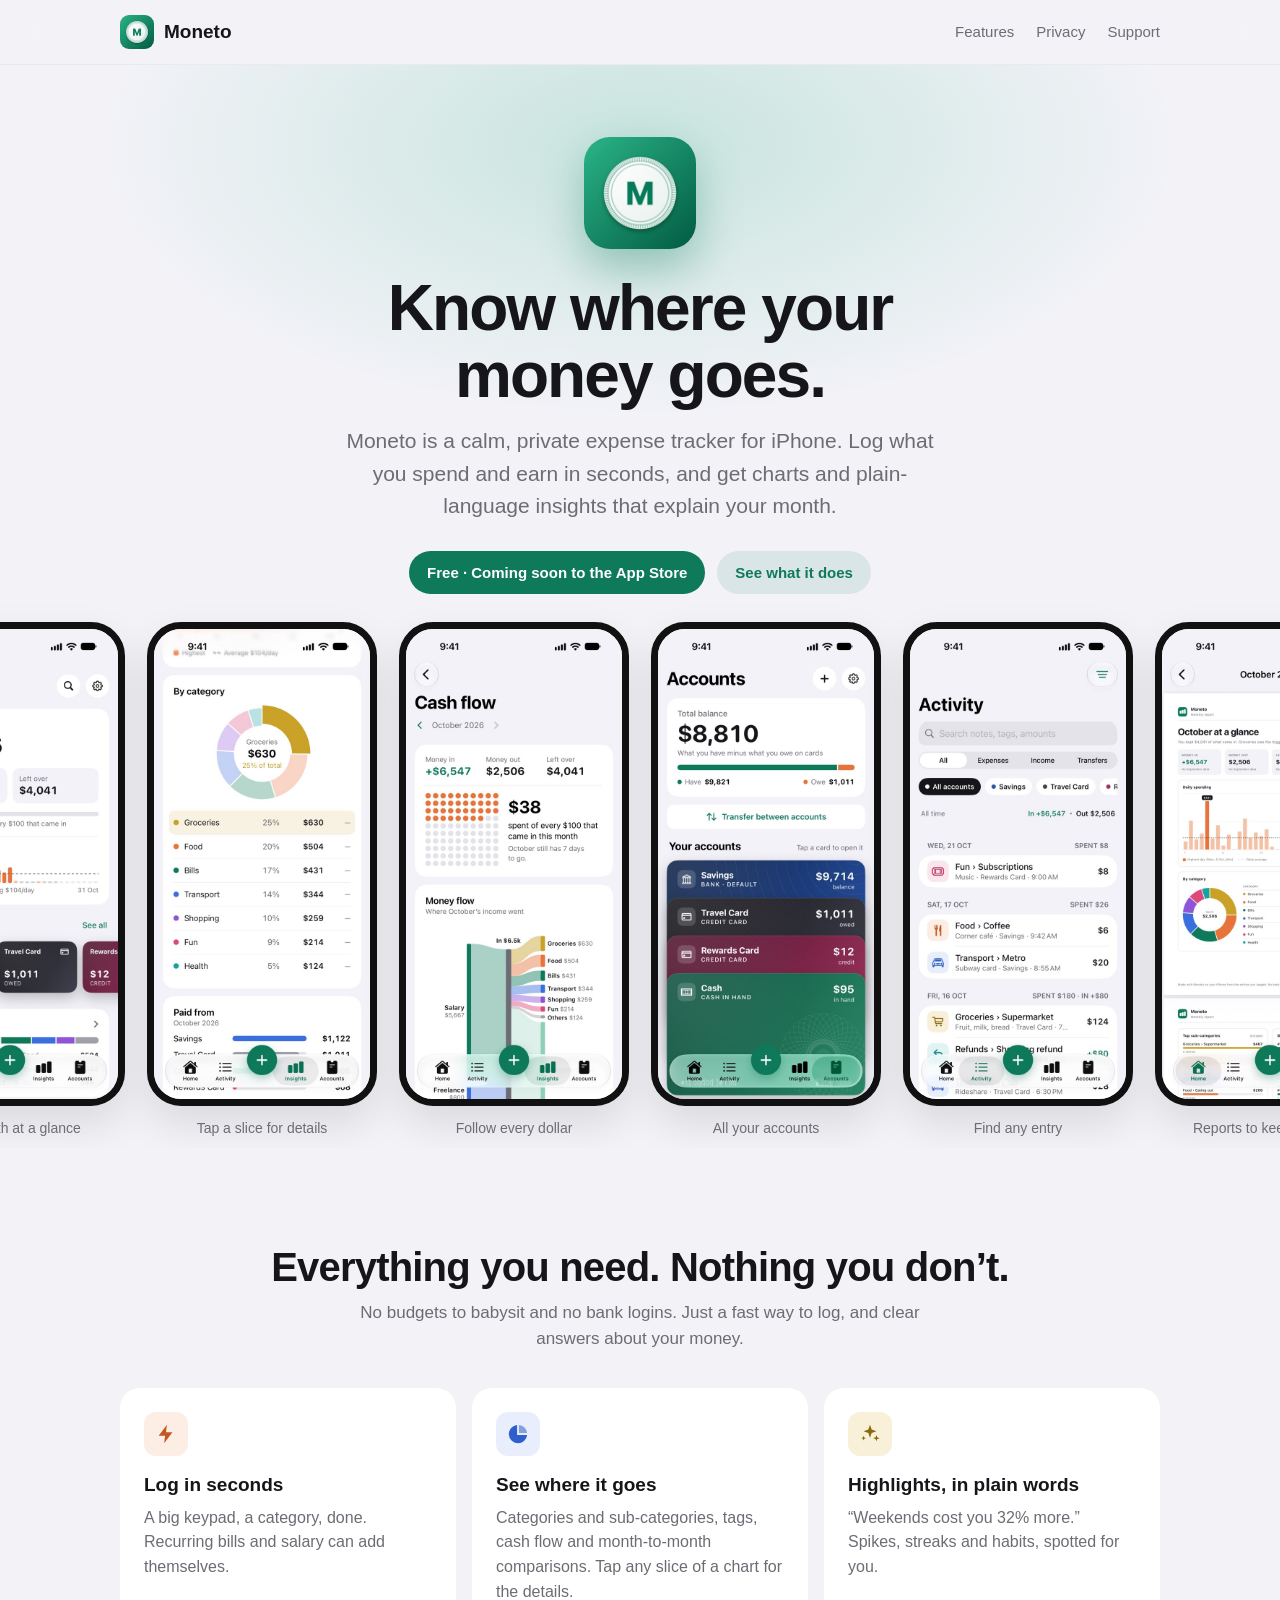
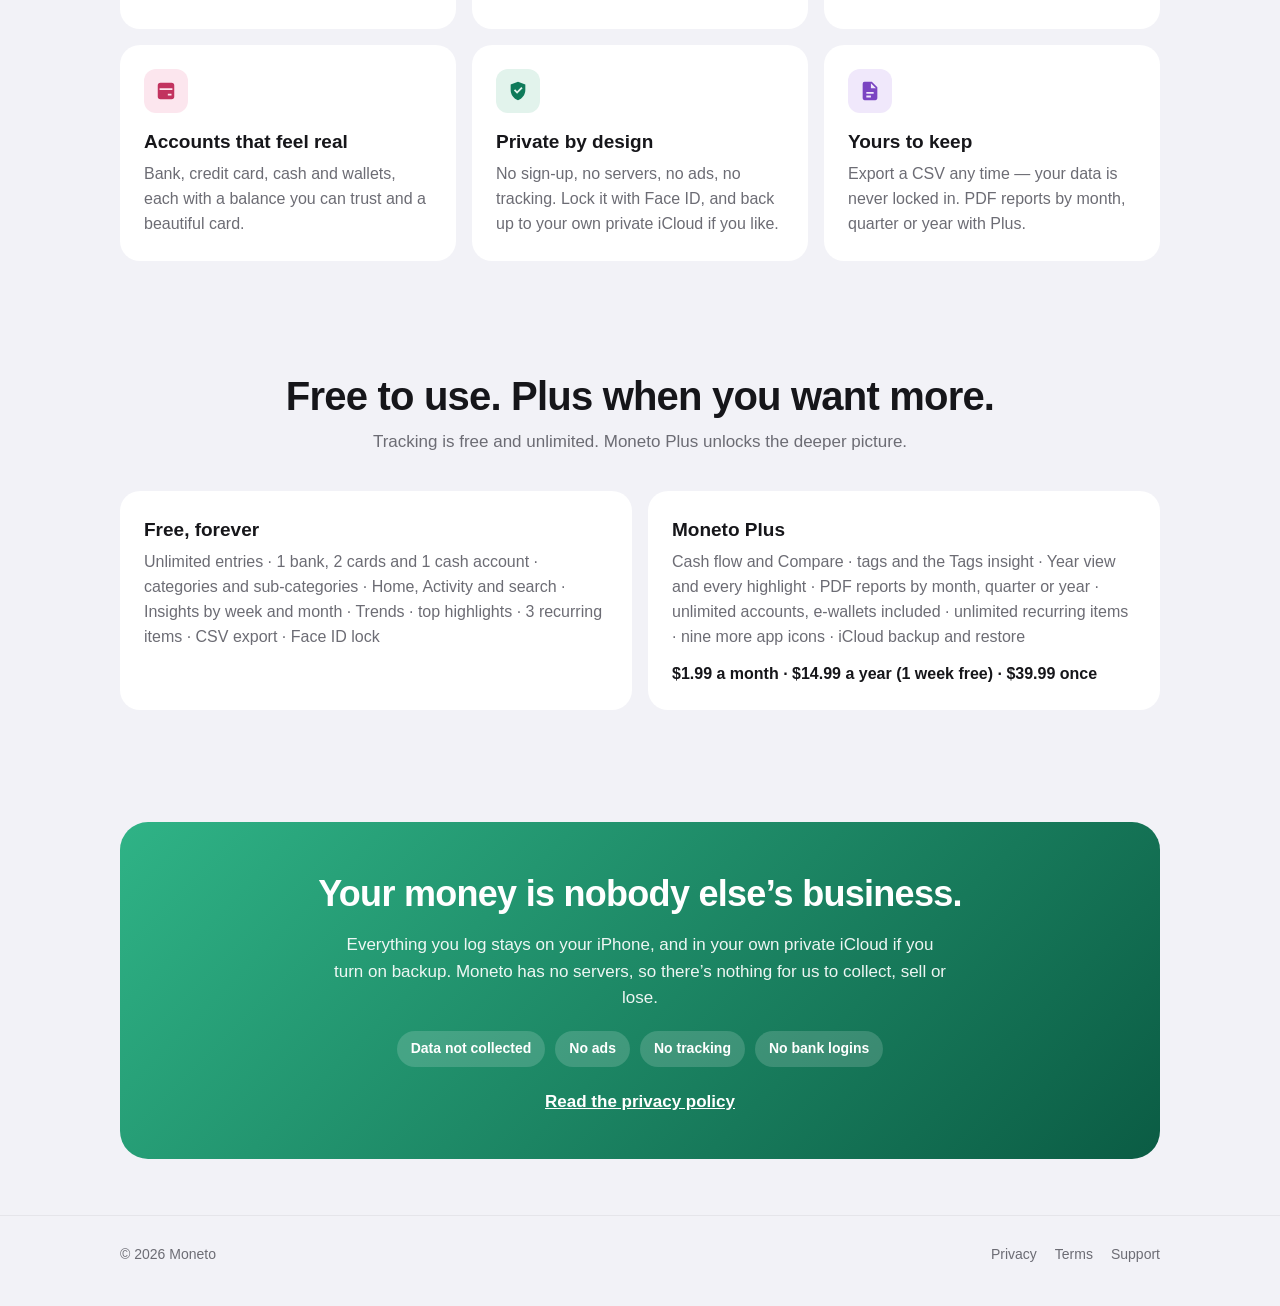
<file: index.html>
<!doctype html>
<html lang="en">
<head>
  <meta charset="utf-8">
  <meta name="viewport" content="width=device-width, initial-scale=1">
  <title>Moneto — Know where your money goes</title>
  <meta name="description" content="Moneto is a private, offline expense tracker for iPhone. Log spending in seconds and see where your money goes, with no bank logins, no ads and no tracking.">
  <meta name="theme-color" content="#0F7A5A">
  <link rel="icon" type="image/png" href="assets/favicon-64.png">
  <link rel="apple-touch-icon" href="assets/apple-touch-icon.png">
  <link rel="stylesheet" href="assets/styles.css">
  <meta property="og:title" content="Moneto — Know where your money goes">
  <meta property="og:description" content="A private, offline expense tracker for iPhone. No bank logins, no ads, no tracking.">
  <meta property="og:type" content="website">
  <meta property="og:image" content="assets/icon-512.png">
</head>
<body>
  <a class="skip" href="#main">Skip to content</a>
  <header class="site-header">
    <div class="wrap">
      <a class="brand" href="./"><img src="assets/icon-512.png" alt="" width="34" height="34"><span>Moneto</span></a>
      <nav class="nav" aria-label="Main">
        <a href="#features">Features</a>
        <a href="privacy.html">Privacy</a>
        <a href="support.html">Support</a>
      </nav>
    </div>
  </header>

  <main id="main">
    <div class="hero">
      <div class="wrap">
        <img class="icon" src="assets/icon-512.png" alt="Moneto app icon" width="112" height="112">
        <h1>Know where your<br>money goes.</h1>
        <p class="lede">Moneto is a calm, private expense tracker for iPhone. Log what you spend and earn in seconds, and get charts and plain-language insights that explain your month.</p>
        <div class="actions">
          <span class="pill">Free · Coming soon to the App Store</span>
          <a class="pill soft" href="#features">See what it does</a>
        </div>
      </div>
      <div class="screens" role="list" aria-label="App screenshots">
        <figure role="listitem"><img src="assets/screens/home.jpg" alt="Home screen: $2,506 spent this month, money in and left over, a daily spending chart and account cards" width="598" height="1300" loading="lazy"><figcaption>This month at a glance</figcaption></figure>
        <figure role="listitem"><img src="assets/screens/insights.jpg" alt="Insights: a spending-by-category donut with Groceries tapped, showing its amount and share" width="598" height="1300" loading="lazy"><figcaption>Tap a slice for details</figcaption></figure>
        <figure role="listitem"><img src="assets/screens/cashflow.jpg" alt="Cash flow: money in, money out and left over, with a chart following income into each category" width="598" height="1300" loading="lazy"><figcaption>Follow every dollar</figcaption></figure>
        <figure role="listitem"><img src="assets/screens/accounts.jpg" alt="Accounts: total balance with a savings account, two credit cards and cash as stacked cards" width="598" height="1300" loading="lazy"><figcaption>All your accounts</figcaption></figure>
        <figure role="listitem"><img src="assets/screens/activity.jpg" alt="Activity: search, filters and entries grouped by day" width="598" height="1300" loading="lazy"><figcaption>Find any entry</figcaption></figure>
        <figure role="listitem"><img src="assets/screens/report.jpg" alt="A PDF report page with the month at a glance, daily spending and categories" width="598" height="1300" loading="lazy"><figcaption>Reports to keep or share</figcaption></figure>
      </div>
    </div>

    <section id="features">
      <div class="wrap">
        <div class="section-title">
          <h2>Everything you need. Nothing you don’t.</h2>
          <p>No budgets to babysit and no bank logins. Just a fast way to log, and clear answers about your money.</p>
        </div>
        <div class="grid">
          <article class="card feature">
            <div class="tile t-orange" aria-hidden="true"><svg viewBox="0 0 24 24" fill="currentColor"><path d="M13 2 4 14h7l-1 8 9-12h-7l1-8z"/></svg></div>
            <h3>Log in seconds</h3>
            <p>A big keypad, a category, done. Recurring bills and salary can add themselves.</p>
          </article>
          <article class="card feature">
            <div class="tile t-blue" aria-hidden="true"><svg viewBox="0 0 24 24" fill="currentColor"><path d="M11 2.05A10 10 0 1 0 21.95 13H11V2.05z"/><path d="M13 2.05V11h8.95A10 10 0 0 0 13 2.05z" opacity=".55"/></svg></div>
            <h3>See where it goes</h3>
            <p>Categories and sub-categories, tags, cash flow and month-to-month comparisons. Tap any slice of a chart for the details.</p>
          </article>
          <article class="card feature">
            <div class="tile t-mustard" aria-hidden="true"><svg viewBox="0 0 24 24" fill="currentColor"><path d="M12 2l1.8 5.2L19 9l-5.2 1.8L12 16l-1.8-5.2L5 9l5.2-1.8L12 2zm7 11l.9 2.6 2.6.9-2.6.9L19 20l-.9-2.6-2.6-.9 2.6-.9L19 13zM5 14l.7 1.8 1.8.7-1.8.7L5 19l-.7-1.8-1.8-.7 1.8-.7L5 14z"/></svg></div>
            <h3>Highlights, in plain words</h3>
            <p>“Weekends cost you 32% more.” Spikes, streaks and habits, spotted for you.</p>
          </article>
          <article class="card feature">
            <div class="tile t-pink" aria-hidden="true"><svg viewBox="0 0 24 24" fill="currentColor"><path d="M3 6a3 3 0 0 1 3-3h12a3 3 0 0 1 3 3v12a3 3 0 0 1-3 3H6a3 3 0 0 1-3-3V6zm2 3v2h14V9H5zm9 6v2h4v-2h-4z"/></svg></div>
            <h3>Accounts that feel real</h3>
            <p>Bank, credit card, cash and wallets, each with a balance you can trust and a beautiful card.</p>
          </article>
          <article class="card feature">
            <div class="tile t-green" aria-hidden="true"><svg viewBox="0 0 24 24" fill="currentColor"><path d="M12 2 4 5v6c0 5 3.4 9.7 8 11 4.6-1.3 8-6 8-11V5l-8-3zm-1 13-3.5-3.5 1.4-1.4L11 12.2l4.6-4.6L17 9l-6 6z"/></svg></div>
            <h3>Private by design</h3>
            <p>No sign-up, no servers, no ads, no tracking. Lock it with Face ID, and back up to your own private iCloud if you like.</p>
          </article>
          <article class="card feature">
            <div class="tile t-purple" aria-hidden="true"><svg viewBox="0 0 24 24" fill="currentColor"><path d="M6 2h8l6 6v12a2 2 0 0 1-2 2H6a2 2 0 0 1-2-2V4a2 2 0 0 1 2-2zm7 1.5V9h5.5L13 3.5zM8 13v2h8v-2H8zm0 4v2h5v-2H8z"/></svg></div>
            <h3>Yours to keep</h3>
            <p>Export a CSV any time — your data is never locked in. PDF reports by month, quarter or year with Plus.</p>
          </article>
        </div>
      </div>
    </section>

    <section id="plus">
      <div class="wrap">
        <div class="section-title">
          <h2>Free to use. Plus when you want more.</h2>
          <p>Tracking is free and unlimited. Moneto Plus unlocks the deeper picture.</p>
        </div>
        <div class="grid">
          <article class="card feature">
            <h3>Free, forever</h3>
            <p>Unlimited entries · 1 bank, 2 cards and 1 cash account · categories and sub-categories · Home, Activity and search · Insights by week and month · Trends · top highlights · 3 recurring items · CSV export · Face ID lock</p>
          </article>
          <article class="card feature">
            <h3>Moneto Plus</h3>
            <p>Cash flow and Compare · tags and the Tags insight · Year view and every highlight · PDF reports by month, quarter or year · unlimited accounts, e-wallets included · unlimited recurring items · nine more app icons · iCloud backup and restore</p>
            <p style="margin-top:12px;color:var(--text)"><strong>$1.99 a month · $14.99 a year (1 week free) · $39.99 once</strong></p>
          </article>
        </div>
      </div>
    </section>

    <section>
      <div class="wrap">
        <div class="privacy-band">
          <h2>Your money is nobody else’s business.</h2>
          <p>Everything you log stays on your iPhone, and in your own private iCloud if you turn on backup. Moneto has no servers, so there’s nothing for us to collect, sell or lose.</p>
          <div class="chips"><span>Data not collected</span><span>No ads</span><span>No tracking</span><span>No bank logins</span></div>
          <a href="privacy.html">Read the privacy policy</a>
        </div>
      </div>
    </section>
  </main>

  <footer class="site-footer">
    <div class="wrap">
      <span>© 2026 Moneto</span>
      <nav aria-label="Footer">
        <a href="privacy.html">Privacy</a>
        <a href="terms.html">Terms</a>
        <a href="support.html">Support</a>
      </nav>
    </div>
  </footer>
</body>
</html>
</file>
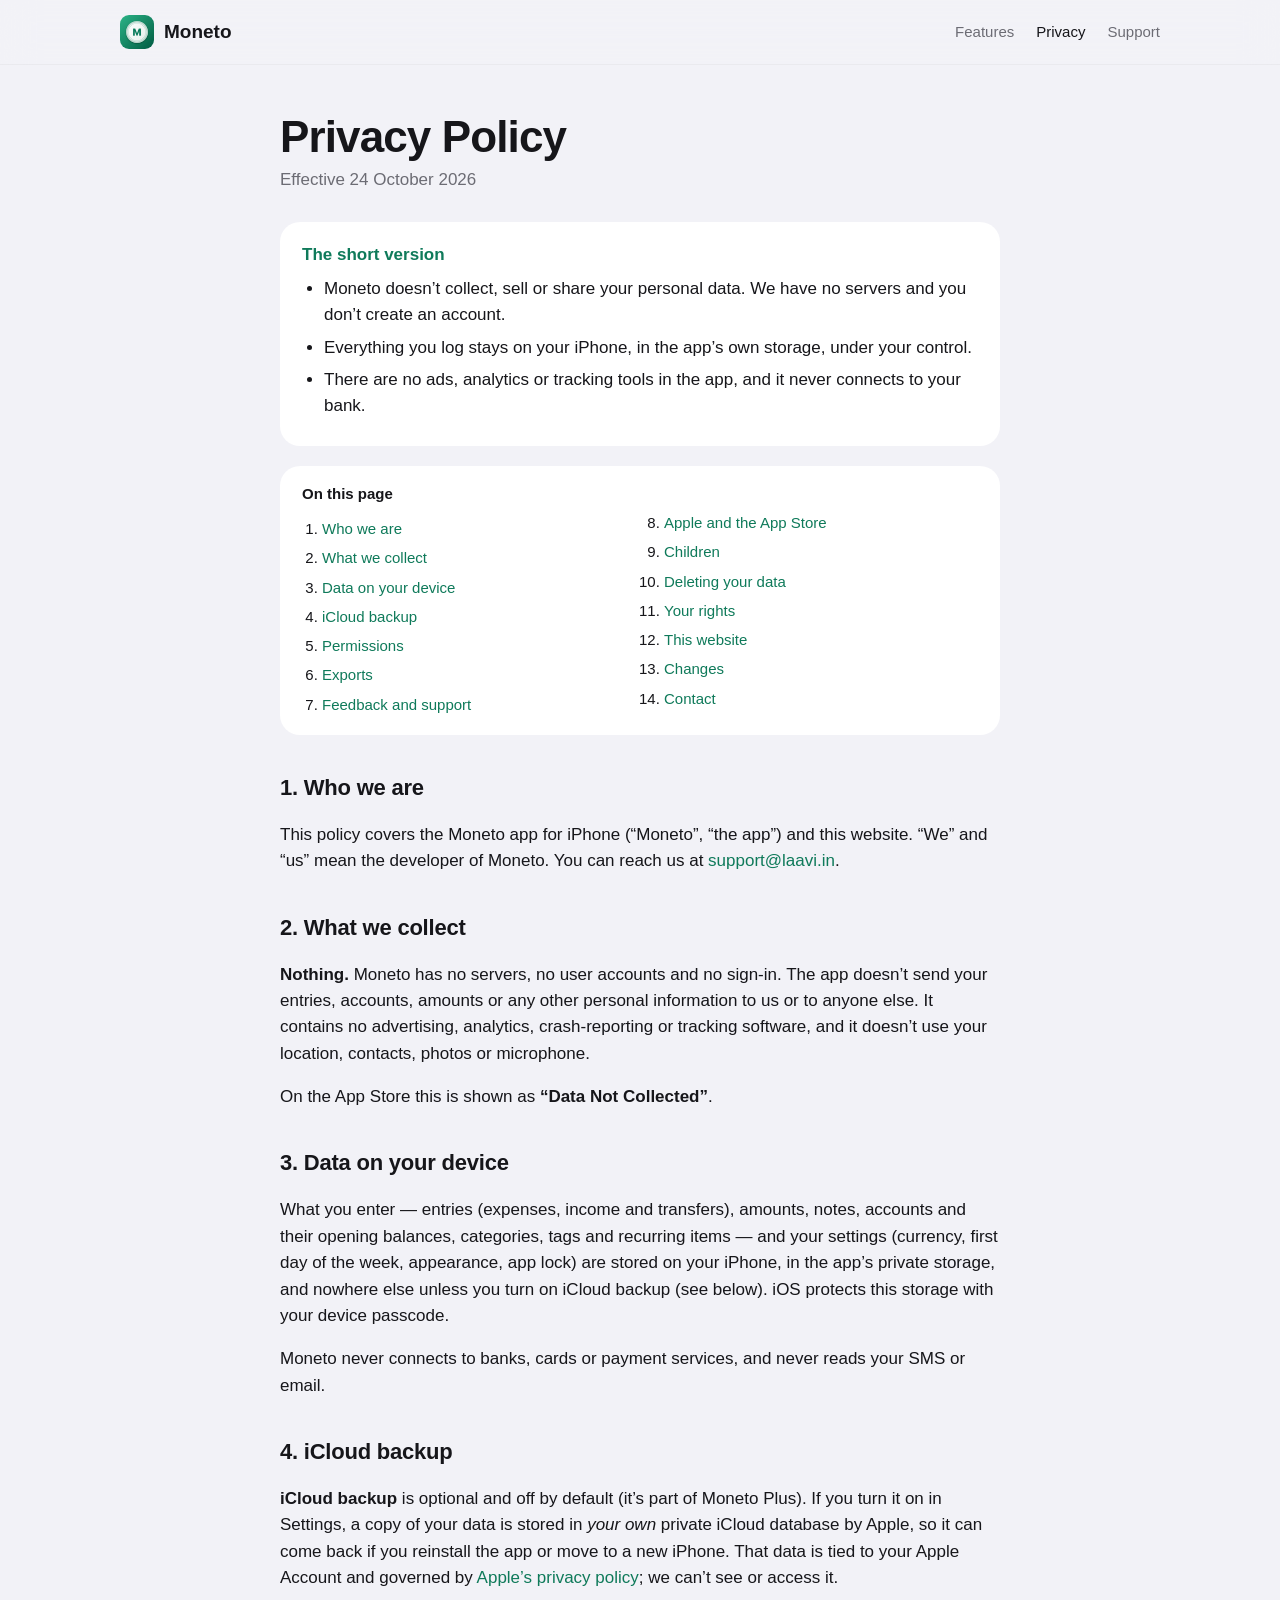
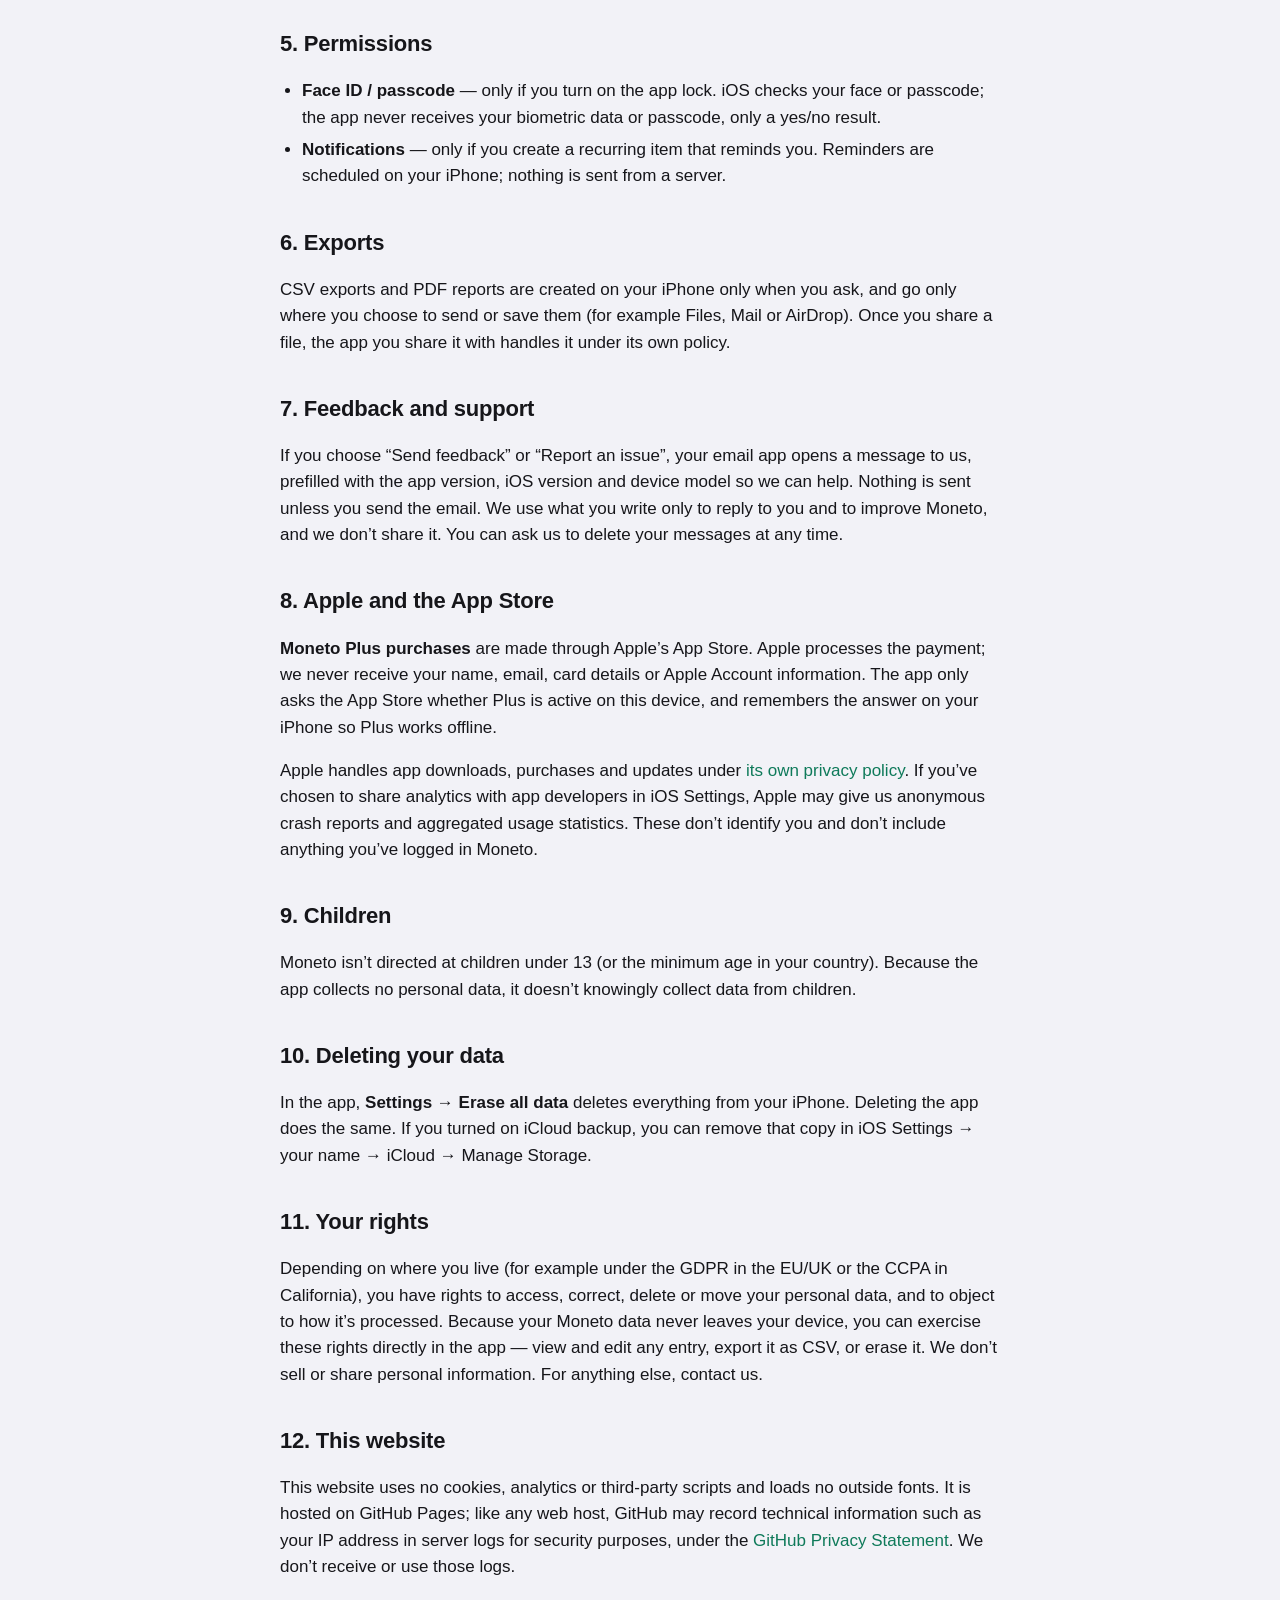
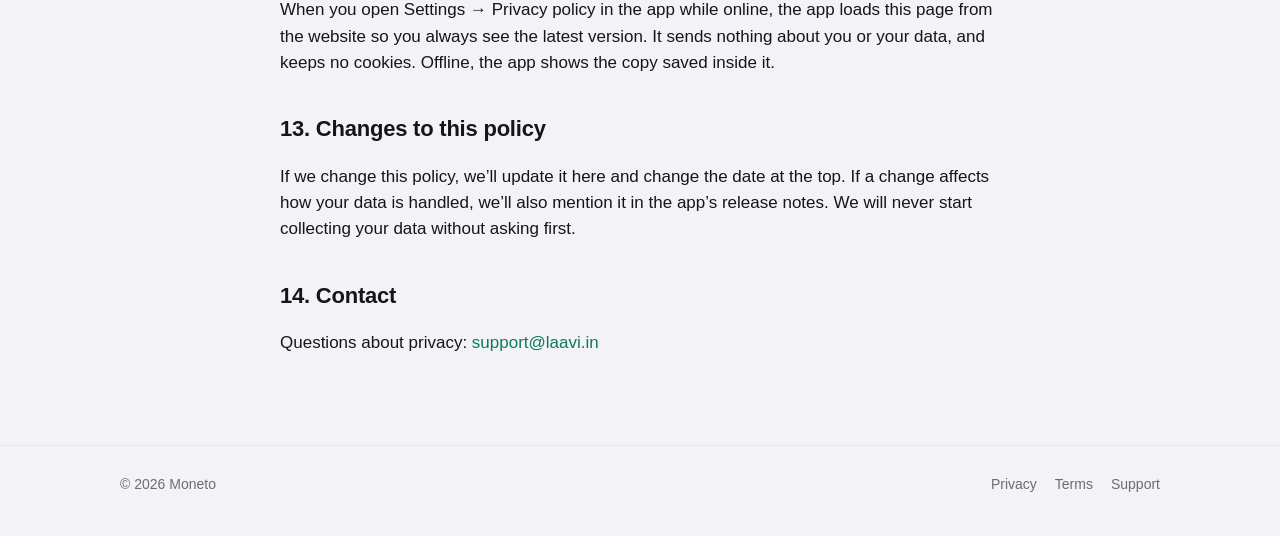
<file: privacy.html>
<!doctype html>
<html lang="en">
<head>
  <meta charset="utf-8">
  <meta name="viewport" content="width=device-width, initial-scale=1">
  <title>Privacy Policy — Moneto</title>
  <meta name="description" content="Moneto's privacy policy: your data stays on your iPhone. No accounts, no servers, no ads, no tracking.">
  <meta name="theme-color" content="#0F7A5A">
  <link rel="icon" type="image/png" href="assets/favicon-64.png">
  <link rel="apple-touch-icon" href="assets/apple-touch-icon.png">
  <link rel="stylesheet" href="assets/styles.css">
</head>
<body>
  <a class="skip" href="#main">Skip to content</a>
  <header class="site-header">
    <div class="wrap">
      <a class="brand" href="./"><img src="assets/icon-512.png" alt="" width="34" height="34"><span>Moneto</span></a>
      <nav class="nav" aria-label="Main">
        <a href="./#features">Features</a>
        <a href="privacy.html" aria-current="page">Privacy</a>
        <a href="support.html">Support</a>
      </nav>
    </div>
  </header>

  <main id="main" class="doc">
    <h1>Privacy Policy</h1>
    <p class="meta">Effective 24 October 2026</p>

    <div class="summary">
      <strong>The short version</strong>
      <ul>
        <li>Moneto doesn’t collect, sell or share your personal data. We have no servers and you don’t create an account.</li>
        <li>Everything you log stays on your iPhone, in the app’s own storage, under your control.</li>
        <li>There are no ads, analytics or tracking tools in the app, and it never connects to your bank.</li>
      </ul>
    </div>

    <nav class="toc" aria-label="On this page">
      <strong>On this page</strong>
      <ol>
        <li><a href="#who">Who we are</a></li>
        <li><a href="#collect">What we collect</a></li>
        <li><a href="#device">Data on your device</a></li>
        <li><a href="#icloud">iCloud backup</a></li>
        <li><a href="#permissions">Permissions</a></li>
        <li><a href="#exports">Exports</a></li>
        <li><a href="#feedback">Feedback and support</a></li>
        <li><a href="#apple">Apple and the App Store</a></li>
        <li><a href="#children">Children</a></li>
        <li><a href="#delete">Deleting your data</a></li>
        <li><a href="#rights">Your rights</a></li>
        <li><a href="#website">This website</a></li>
        <li><a href="#changes">Changes</a></li>
        <li><a href="#contact">Contact</a></li>
      </ol>
    </nav>

    <h2 id="who">1. Who we are</h2>
    <p>This policy covers the Moneto app for iPhone (“Moneto”, “the app”) and this website. “We” and “us” mean the developer of Moneto. You can reach us at <a href="mailto:support@laavi.in">support@laavi.in</a>.</p>

    <h2 id="collect">2. What we collect</h2>
    <p><strong>Nothing.</strong> Moneto has no servers, no user accounts and no sign-in. The app doesn’t send your entries, accounts, amounts or any other personal information to us or to anyone else. It contains no advertising, analytics, crash-reporting or tracking software, and it doesn’t use your location, contacts, photos or microphone.</p>
    <p>On the App Store this is shown as <strong>“Data Not Collected”</strong>.</p>

    <h2 id="device">3. Data on your device</h2>
    <p>What you enter — entries (expenses, income and transfers), amounts, notes, accounts and their opening balances, categories, tags and recurring items — and your settings (currency, first day of the week, appearance, app lock) are stored on your iPhone, in the app’s private storage, and nowhere else unless you turn on iCloud backup (see below). iOS protects this storage with your device passcode.</p>
    <p>Moneto never connects to banks, cards or payment services, and never reads your SMS or email.</p>

    <h2 id="icloud">4. iCloud backup</h2>
    <p><strong>iCloud backup</strong> is optional and off by default (it’s part of Moneto Plus). If you turn it on in Settings, a copy of your data is stored in <em>your own</em> private iCloud database by Apple, so it can come back if you reinstall the app or move to a new iPhone. That data is tied to your Apple Account and governed by <a href="https://www.apple.com/legal/privacy/" rel="noopener">Apple’s privacy policy</a>; we can’t see or access it.</p>

    <h2 id="permissions">5. Permissions</h2>
    <ul>
      <li><strong>Face ID / passcode</strong> — only if you turn on the app lock. iOS checks your face or passcode; the app never receives your biometric data or passcode, only a yes/no result.</li>
      <li><strong>Notifications</strong> — only if you create a recurring item that reminds you. Reminders are scheduled on your iPhone; nothing is sent from a server.</li>
    </ul>

    <h2 id="exports">6. Exports</h2>
    <p>CSV exports and PDF reports are created on your iPhone only when you ask, and go only where you choose to send or save them (for example Files, Mail or AirDrop). Once you share a file, the app you share it with handles it under its own policy.</p>

    <h2 id="feedback">7. Feedback and support</h2>
    <p>If you choose “Send feedback” or “Report an issue”, your email app opens a message to us, prefilled with the app version, iOS version and device model so we can help. Nothing is sent unless you send the email. We use what you write only to reply to you and to improve Moneto, and we don’t share it. You can ask us to delete your messages at any time.</p>

    <h2 id="apple">8. Apple and the App Store</h2>
    <p><strong>Moneto Plus purchases</strong> are made through Apple’s App Store. Apple processes the payment; we never receive your name, email, card details or Apple Account information. The app only asks the App Store whether Plus is active on this device, and remembers the answer on your iPhone so Plus works offline.</p>
    <p>Apple handles app downloads, purchases and updates under <a href="https://www.apple.com/legal/privacy/" rel="noopener">its own privacy policy</a>. If you’ve chosen to share analytics with app developers in iOS Settings, Apple may give us anonymous crash reports and aggregated usage statistics. These don’t identify you and don’t include anything you’ve logged in Moneto.</p>

    <h2 id="children">9. Children</h2>
    <p>Moneto isn’t directed at children under 13 (or the minimum age in your country). Because the app collects no personal data, it doesn’t knowingly collect data from children.</p>

    <h2 id="delete">10. Deleting your data</h2>
    <p>In the app, <strong>Settings → Erase all data</strong> deletes everything from your iPhone. Deleting the app does the same. If you turned on iCloud backup, you can remove that copy in iOS Settings → your name → iCloud → Manage Storage.</p>

    <h2 id="rights">11. Your rights</h2>
    <p>Depending on where you live (for example under the GDPR in the EU/UK or the CCPA in California), you have rights to access, correct, delete or move your personal data, and to object to how it’s processed. Because your Moneto data never leaves your device, you can exercise these rights directly in the app — view and edit any entry, export it as CSV, or erase it. We don’t sell or share personal information. For anything else, contact us.</p>

    <h2 id="website">12. This website</h2>
    <p>This website uses no cookies, analytics or third-party scripts and loads no outside fonts. It is hosted on GitHub Pages; like any web host, GitHub may record technical information such as your IP address in server logs for security purposes, under the <a href="https://docs.github.com/site-policy/privacy-policies/github-general-privacy-statement" rel="noopener">GitHub Privacy Statement</a>. We don’t receive or use those logs.</p>
    <p>When you open Settings → Privacy policy in the app while online, the app loads this page from the website so you always see the latest version. It sends nothing about you or your data, and keeps no cookies. Offline, the app shows the copy saved inside it.</p>

    <h2 id="changes">13. Changes to this policy</h2>
    <p>If we change this policy, we’ll update it here and change the date at the top. If a change affects how your data is handled, we’ll also mention it in the app’s release notes. We will never start collecting your data without asking first.</p>

    <h2 id="contact">14. Contact</h2>
    <p>Questions about privacy: <a href="mailto:support@laavi.in?subject=Moneto%20privacy">support@laavi.in</a></p>
  </main>

  <footer class="site-footer">
    <div class="wrap">
      <span>© 2026 Moneto</span>
      <nav aria-label="Footer">
        <a href="privacy.html">Privacy</a>
        <a href="terms.html">Terms</a>
        <a href="support.html">Support</a>
      </nav>
    </div>
  </footer>
</body>
</html>
</file>
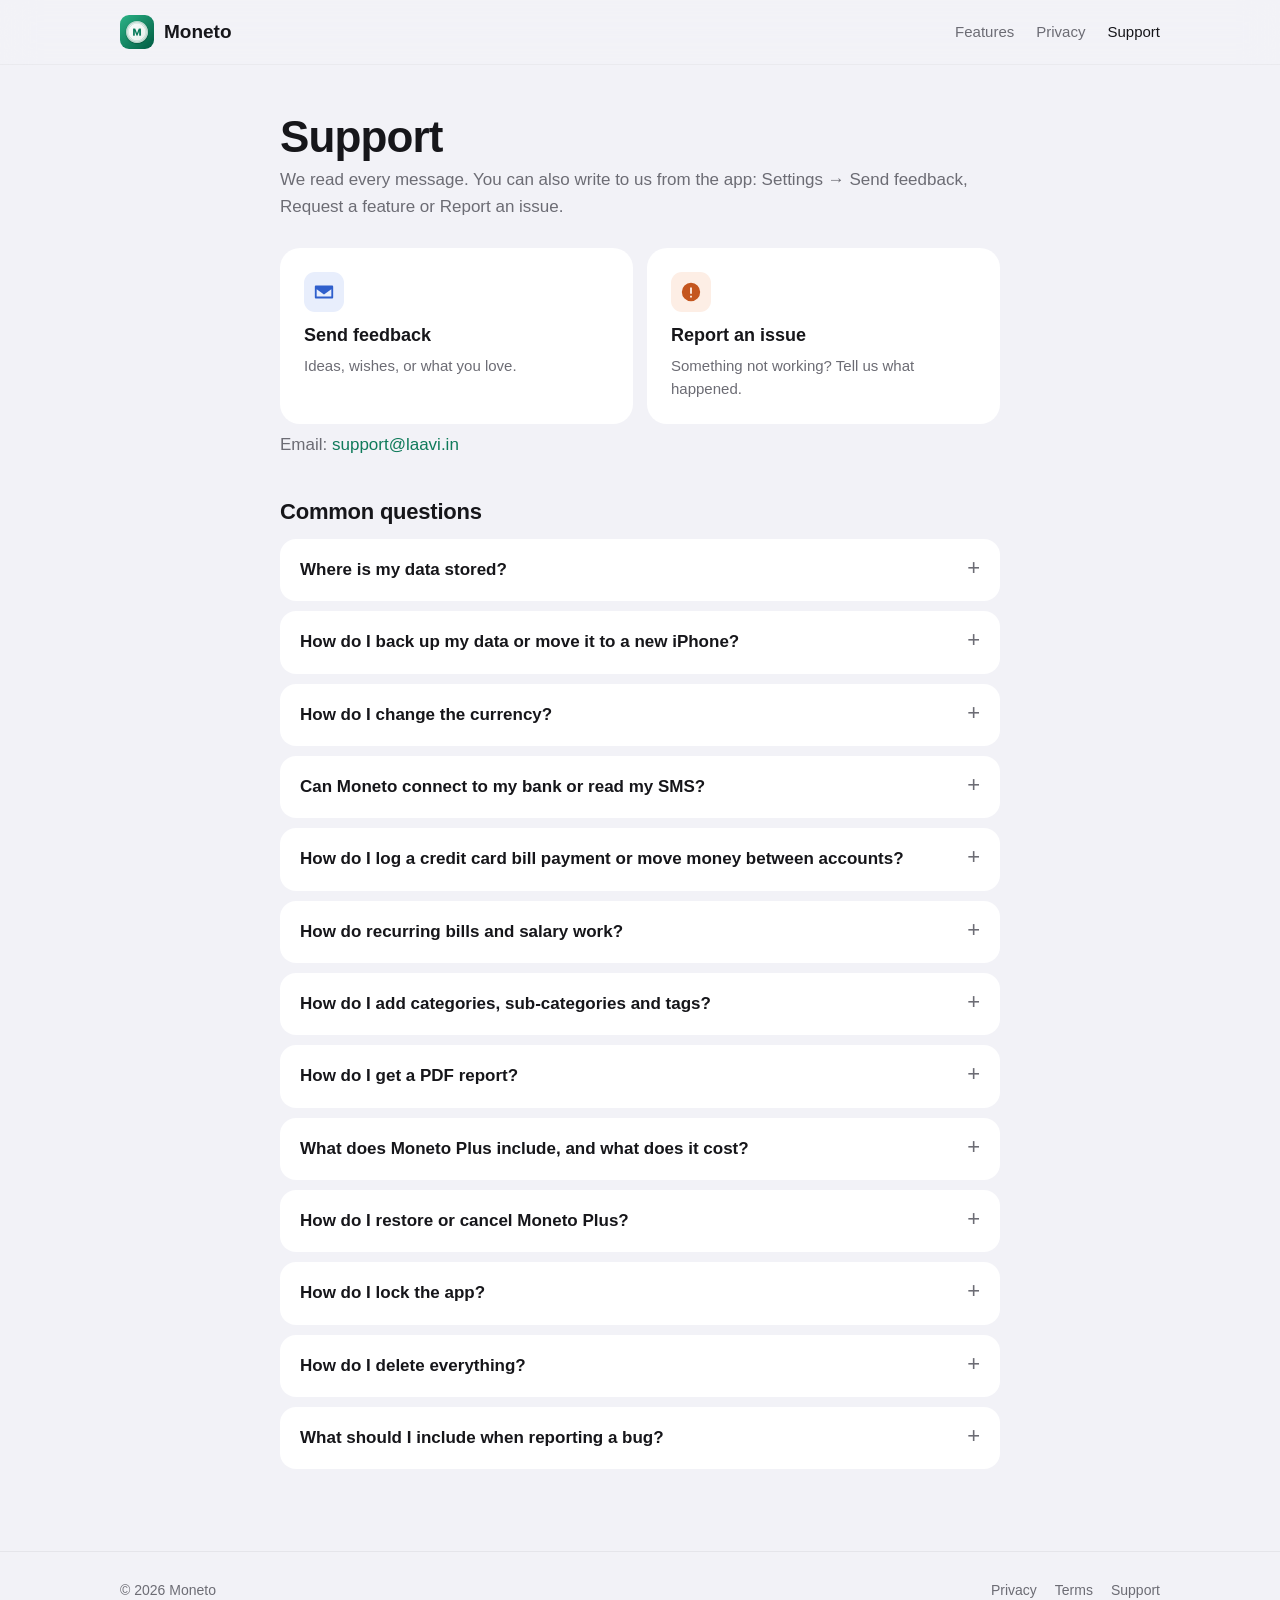
<file: support.html>
<!doctype html>
<html lang="en">
<head>
  <meta charset="utf-8">
  <meta name="viewport" content="width=device-width, initial-scale=1">
  <title>Support — Moneto</title>
  <meta name="description" content="Get help with Moneto: answers to common questions, and how to send feedback or report an issue.">
  <meta name="theme-color" content="#0F7A5A">
  <link rel="icon" type="image/png" href="assets/favicon-64.png">
  <link rel="apple-touch-icon" href="assets/apple-touch-icon.png">
  <link rel="stylesheet" href="assets/styles.css">
</head>
<body>
  <a class="skip" href="#main">Skip to content</a>
  <header class="site-header">
    <div class="wrap">
      <a class="brand" href="./"><img src="assets/icon-512.png" alt="" width="34" height="34"><span>Moneto</span></a>
      <nav class="nav" aria-label="Main">
        <a href="./#features">Features</a>
        <a href="privacy.html">Privacy</a>
        <a href="support.html" aria-current="page">Support</a>
      </nav>
    </div>
  </header>

  <main id="main" class="doc">
    <h1>Support</h1>
    <p class="meta">We read every message. You can also write to us from the app: Settings → Send feedback, Request a feature or Report an issue.</p>

    <div class="contact">
      <a class="card" href="mailto:support@laavi.in?subject=Moneto%20feedback">
        <div class="tile t-blue" aria-hidden="true" style="width:40px;height:40px;border-radius:11px;display:grid;place-items:center"><svg viewBox="0 0 24 24" width="20" height="20" fill="currentColor"><path d="M3 5h18a1 1 0 0 1 1 1v12a1 1 0 0 1-1 1H3a1 1 0 0 1-1-1V6a1 1 0 0 1 1-1zm9 7.2L4.6 7H19.4L12 12.2zM4 9v8h16V9l-8 5.6L4 9z"/></svg></div>
        <h3>Send feedback</h3>
        <p>Ideas, wishes, or what you love.</p>
      </a>
      <a class="card" href="mailto:support@laavi.in?subject=Moneto%20issue%20report&amp;body=What%20happened%3A%0A%0AWhat%20you%20expected%3A%0A%0ASteps%20to%20reproduce%3A%0A1.%20%0A%0AApp%20version%20(Settings%20%E2%86%92%20About)%3A%0AiPhone%20model%20and%20iOS%20version%3A%0A">
        <div class="tile t-orange" aria-hidden="true" style="width:40px;height:40px;border-radius:11px;display:grid;place-items:center"><svg viewBox="0 0 24 24" width="20" height="20" fill="currentColor"><path d="M12 2a10 10 0 1 1 0 20 10 10 0 0 1 0-20zm-1 5v7h2V7h-2zm0 9v2h2v-2h-2z"/></svg></div>
        <h3>Report an issue</h3>
        <p>Something not working? Tell us what happened.</p>
      </a>
    </div>
    <p class="meta">Email: <a href="mailto:support@laavi.in">support@laavi.in</a></p>

    <h2>Common questions</h2>

    <details>
      <summary>Where is my data stored?</summary>
      <p>On your iPhone, in the app’s private storage — and, if you turn on iCloud backup, in your own private iCloud, which only you can see. Moneto has no servers and no accounts, and never connects to your bank. See the <a href="privacy.html">privacy policy</a>.</p>
    </details>
    <details>
      <summary>How do I back up my data or move it to a new iPhone?</summary>
      <p>Turn on Settings → iCloud backup (part of Moneto Plus). On a new iPhone, or after reinstalling, choose “Restore from iCloud” when Moneto first opens and your data comes back. You can also export a CSV any time from Settings → Export CSV; importing a CSV back into Moneto is coming in a later update.</p>
    </details>
    <details>
      <summary>How do I change the currency?</summary>
      <p>Settings → Currency. This changes how amounts are shown; existing amounts aren’t converted. Moneto works with one currency at a time.</p>
    </details>
    <details>
      <summary>Can Moneto connect to my bank or read my SMS?</summary>
      <p>No, and it never will. You log entries yourself — it takes a few seconds — which is what keeps your data private.</p>
    </details>
    <details>
      <summary>How do I log a credit card bill payment or move money between accounts?</summary>
      <p>Use a transfer: tap +, choose Transfer, then pick the account the money leaves and the one it goes to. Transfers move money between your accounts without counting as spending or income.</p>
    </details>
    <details>
      <summary>How do recurring bills and salary work?</summary>
      <p>Settings → Recurring. Each item either adds itself automatically when it’s due, or reminds you with a notification so you can confirm the amount.</p>
    </details>
    <details>
      <summary>How do I add categories, sub-categories and tags?</summary>
      <p>Settings → Categories &amp; sub-categories to add, rename, recolour or reorder. While adding an entry, “+ New” in the SUB row adds a sub-category on the spot. Tags can be typed while adding an entry, or created and managed in Settings → Tags.</p>
    </details>
    <details>
      <summary>How do I get a PDF report?</summary>
      <p>Settings → PDF reports (part of Moneto Plus). Pick a month, quarter or year to get a PDF summary, then share or save it. Without Plus you can open a sample report made from demo data.</p>
    </details>
    <details>
      <summary>What does Moneto Plus include, and what does it cost?</summary>
      <p>Tracking stays free and unlimited. Plus adds Cash flow and Compare, tags, the Year view and every highlight, PDF reports, unlimited accounts and recurring items, iCloud backup and nine more app icons. It’s a monthly or yearly subscription (the yearly plan starts with a 1-week free trial) or a one-time lifetime purchase you can share with Family Sharing. Prices are shown in your currency in Settings → Moneto Plus.</p>
    </details>
    <details>
      <summary>How do I restore or cancel Moneto Plus?</summary>
      <p>On a new iPhone or after reinstalling, tap Settings → Restore purchases. To cancel a subscription, go to iOS Settings → your name → Subscriptions; you keep Plus until the end of the period you’ve paid for. If Plus ends, nothing you made is removed.</p>
    </details>
    <details>
      <summary>How do I lock the app?</summary>
      <p>Settings → Lock with Face ID. Moneto then asks for Face ID (or your passcode) when it opens and after a minute in the background, and hides its contents in the app switcher.</p>
    </details>
    <details>
      <summary>How do I delete everything?</summary>
      <p>Settings → Erase all data, then confirm twice. This removes every entry, account, category, tag and recurring item from your iPhone and can’t be undone — export a CSV first if you might want your data later. An iCloud backup, if you turned it on, stays in your iCloud until you remove it in iOS Settings → your name → iCloud.</p>
    </details>
    <details>
      <summary>What should I include when reporting a bug?</summary>
      <p>What you did, what happened, and what you expected, plus the app version (Settings → About) and your iPhone model and iOS version. Using Settings → Report an issue in the app fills in the versions for you. Screenshots help a lot.</p>
    </details>
  </main>

  <footer class="site-footer">
    <div class="wrap">
      <span>© 2026 Moneto</span>
      <nav aria-label="Footer">
        <a href="privacy.html">Privacy</a>
        <a href="terms.html">Terms</a>
        <a href="support.html">Support</a>
      </nav>
    </div>
  </footer>
</body>
</html>
</file>
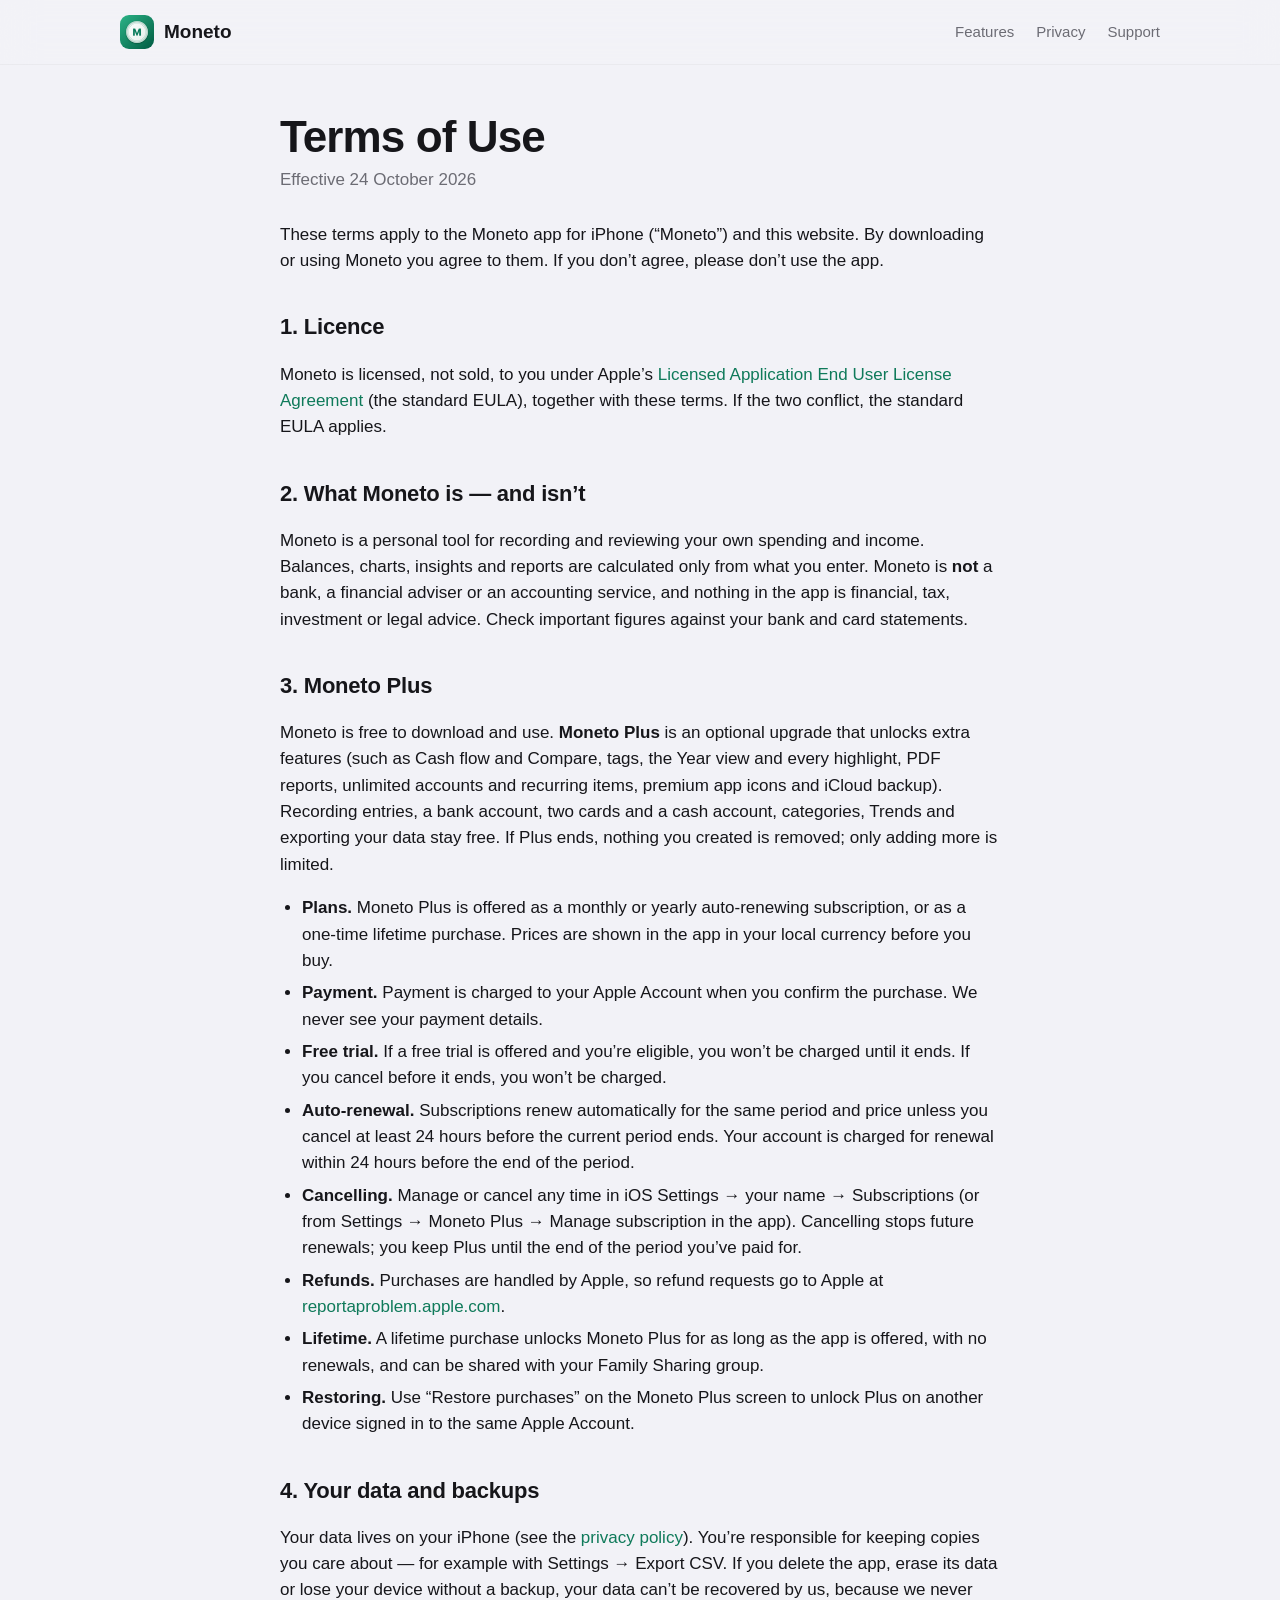
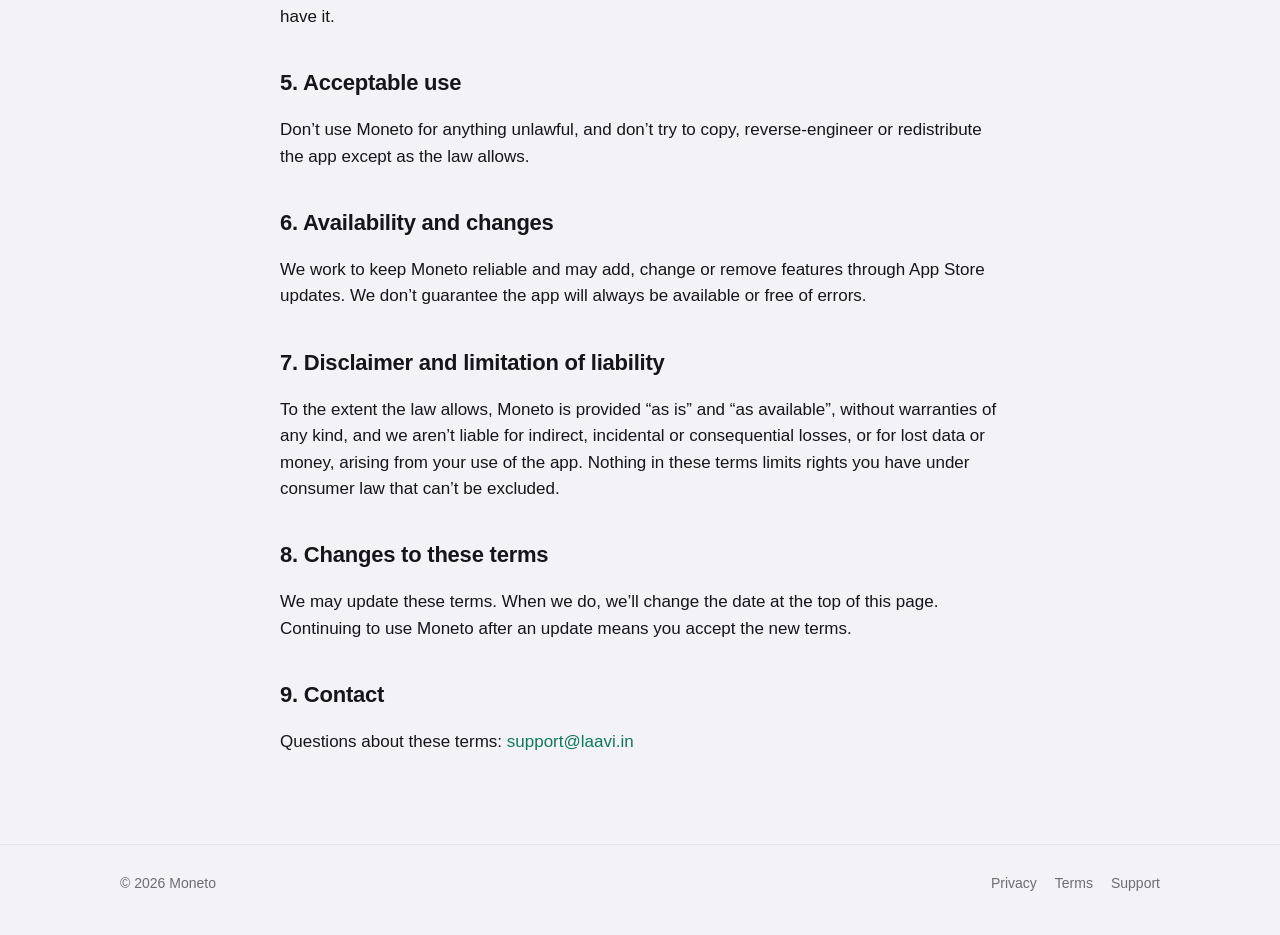
<file: terms.html>
<!doctype html>
<html lang="en">
<head>
  <meta charset="utf-8">
  <meta name="viewport" content="width=device-width, initial-scale=1">
  <title>Terms of Use — Moneto</title>
  <meta name="description" content="Terms of use for the Moneto app and website.">
  <meta name="theme-color" content="#0F7A5A">
  <link rel="icon" type="image/png" href="assets/favicon-64.png">
  <link rel="apple-touch-icon" href="assets/apple-touch-icon.png">
  <link rel="stylesheet" href="assets/styles.css">
</head>
<body>
  <a class="skip" href="#main">Skip to content</a>
  <header class="site-header">
    <div class="wrap">
      <a class="brand" href="./"><img src="assets/icon-512.png" alt="" width="34" height="34"><span>Moneto</span></a>
      <nav class="nav" aria-label="Main">
        <a href="./#features">Features</a>
        <a href="privacy.html">Privacy</a>
        <a href="support.html">Support</a>
      </nav>
    </div>
  </header>

  <main id="main" class="doc">
    <h1>Terms of Use</h1>
    <p class="meta">Effective 24 October 2026</p>

    <p>These terms apply to the Moneto app for iPhone (“Moneto”) and this website. By downloading or using Moneto you agree to them. If you don’t agree, please don’t use the app.</p>

    <h2>1. Licence</h2>
    <p>Moneto is licensed, not sold, to you under Apple’s <a href="https://www.apple.com/legal/internet-services/itunes/dev/stdeula/" rel="noopener">Licensed Application End User License Agreement</a> (the standard EULA), together with these terms. If the two conflict, the standard EULA applies.</p>

    <h2>2. What Moneto is — and isn’t</h2>
    <p>Moneto is a personal tool for recording and reviewing your own spending and income. Balances, charts, insights and reports are calculated only from what you enter. Moneto is <strong>not</strong> a bank, a financial adviser or an accounting service, and nothing in the app is financial, tax, investment or legal advice. Check important figures against your bank and card statements.</p>

    <h2>3. Moneto Plus</h2>
    <p>Moneto is free to download and use. <strong>Moneto Plus</strong> is an optional upgrade that unlocks extra features (such as Cash flow and Compare, tags, the Year view and every highlight, PDF reports, unlimited accounts and recurring items, premium app icons and iCloud backup). Recording entries, a bank account, two cards and a cash account, categories, Trends and exporting your data stay free. If Plus ends, nothing you created is removed; only adding more is limited.</p>
    <ul>
      <li><strong>Plans.</strong> Moneto Plus is offered as a monthly or yearly auto-renewing subscription, or as a one-time lifetime purchase. Prices are shown in the app in your local currency before you buy.</li>
      <li><strong>Payment.</strong> Payment is charged to your Apple Account when you confirm the purchase. We never see your payment details.</li>
      <li><strong>Free trial.</strong> If a free trial is offered and you’re eligible, you won’t be charged until it ends. If you cancel before it ends, you won’t be charged.</li>
      <li><strong>Auto-renewal.</strong> Subscriptions renew automatically for the same period and price unless you cancel at least 24 hours before the current period ends. Your account is charged for renewal within 24 hours before the end of the period.</li>
      <li><strong>Cancelling.</strong> Manage or cancel any time in iOS Settings → your name → Subscriptions (or from Settings → Moneto Plus → Manage subscription in the app). Cancelling stops future renewals; you keep Plus until the end of the period you’ve paid for.</li>
      <li><strong>Refunds.</strong> Purchases are handled by Apple, so refund requests go to Apple at <a href="https://reportaproblem.apple.com" rel="noopener">reportaproblem.apple.com</a>.</li>
      <li><strong>Lifetime.</strong> A lifetime purchase unlocks Moneto Plus for as long as the app is offered, with no renewals, and can be shared with your Family Sharing group.</li>
      <li><strong>Restoring.</strong> Use “Restore purchases” on the Moneto Plus screen to unlock Plus on another device signed in to the same Apple Account.</li>
    </ul>

    <h2>4. Your data and backups</h2>
    <p>Your data lives on your iPhone (see the <a href="privacy.html">privacy policy</a>). You’re responsible for keeping copies you care about — for example with Settings → Export CSV. If you delete the app, erase its data or lose your device without a backup, your data can’t be recovered by us, because we never have it.</p>

    <h2>5. Acceptable use</h2>
    <p>Don’t use Moneto for anything unlawful, and don’t try to copy, reverse-engineer or redistribute the app except as the law allows.</p>

    <h2>6. Availability and changes</h2>
    <p>We work to keep Moneto reliable and may add, change or remove features through App Store updates. We don’t guarantee the app will always be available or free of errors.</p>

    <h2>7. Disclaimer and limitation of liability</h2>
    <p>To the extent the law allows, Moneto is provided “as is” and “as available”, without warranties of any kind, and we aren’t liable for indirect, incidental or consequential losses, or for lost data or money, arising from your use of the app. Nothing in these terms limits rights you have under consumer law that can’t be excluded.</p>

    <h2>8. Changes to these terms</h2>
    <p>We may update these terms. When we do, we’ll change the date at the top of this page. Continuing to use Moneto after an update means you accept the new terms.</p>

    <h2>9. Contact</h2>
    <p>Questions about these terms: <a href="mailto:support@laavi.in?subject=Moneto%20terms">support@laavi.in</a></p>
  </main>

  <footer class="site-footer">
    <div class="wrap">
      <span>© 2026 Moneto</span>
      <nav aria-label="Footer">
        <a href="privacy.html">Privacy</a>
        <a href="terms.html">Terms</a>
        <a href="support.html">Support</a>
      </nav>
    </div>
  </footer>
</body>
</html>
</file>
<file: assets/styles.css>
/* Moneto site — colours mirror the app's design tokens (light / dark). System fonts only: no web fonts,
   no cookies, no analytics, no third-party requests. */

:root {
  --bg: #F2F2F7;
  --card: #FFFFFF;
  --fill: #E3E3E8;
  --separator: #E5E5EA;
  --text: #16161A;
  --text-2: #6C6C74;
  --accent: #0F7A5A;
  --accent-text: #0F7A5A;
  --on-accent: #FFFFFF;
  --accent-soft: rgba(15, 122, 90, 0.10);
  --glow: rgba(47, 179, 134, 0.22);
  --shadow: 0 18px 40px rgba(0, 0, 0, 0.10);
  --radius: 20px;
  --max: 1080px;
  --orange: #C4561F; --orange-tint: #FDEEE5;
  --blue: #2F5FCC; --blue-tint: #E8EEFC;
  --green: #0F7A5A; --green-tint: #E2F3EC;
  --purple: #7A44C2; --purple-tint: #F0E8FB;
  --mustard: #8A6A0E; --mustard-tint: #F8F0D8;
  --pink: #C2335F; --pink-tint: #FCE6EE;
  color-scheme: light dark;
}

@media (prefers-color-scheme: dark) {
  :root {
    --bg: #000000;
    --card: #1C1C1E;
    --fill: #2C2C2E;
    --separator: #38383A;
    --text: #F5F5F7;
    --text-2: #A1A1A8;
    --accent: #2FB386;
    --accent-text: #4CC79A;
    --on-accent: #04140E;
    --accent-soft: rgba(47, 179, 134, 0.14);
    --glow: rgba(47, 179, 134, 0.18);
    --shadow: 0 18px 40px rgba(0, 0, 0, 0.5);
    --orange: #F08A55; --orange-tint: rgba(232, 116, 59, 0.2);
    --blue: #5B8CF0; --blue-tint: rgba(59, 111, 224, 0.2);
    --green: #2FB386; --green-tint: rgba(15, 122, 90, 0.25);
    --purple: #A77BE8; --purple-tint: rgba(142, 85, 216, 0.2);
    --mustard: #D9B23A; --mustard-tint: rgba(201, 162, 39, 0.2);
    --pink: #EC6C96; --pink-tint: rgba(224, 72, 122, 0.2);
  }
}

* { box-sizing: border-box; }

html { -webkit-text-size-adjust: 100%; scroll-behavior: smooth; }
@media (prefers-reduced-motion: reduce) { html { scroll-behavior: auto; } }

body {
  margin: 0;
  background: var(--bg);
  color: var(--text);
  font-family: -apple-system, BlinkMacSystemFont, "SF Pro Text", "Segoe UI", Roboto, "Helvetica Neue", Arial, sans-serif;
  font-size: 17px;
  line-height: 1.55;
}

a { color: var(--accent-text); text-decoration: none; }
a:hover { text-decoration: underline; }
a:focus-visible, button:focus-visible { outline: 3px solid var(--accent); outline-offset: 3px; border-radius: 8px; }

img { max-width: 100%; display: block; }

.wrap { max-width: var(--max); margin: 0 auto; padding: 0 20px; }

.skip { position: absolute; left: -999px; }
.skip:focus { left: 16px; top: 12px; background: var(--card); padding: 8px 12px; border-radius: 10px; z-index: 10; }

/* Header */
.site-header { position: sticky; top: 0; z-index: 5; backdrop-filter: saturate(180%) blur(18px); -webkit-backdrop-filter: saturate(180%) blur(18px);
  background: color-mix(in srgb, var(--bg) 78%, transparent); border-bottom: 1px solid color-mix(in srgb, var(--separator) 70%, transparent); }
.site-header .wrap { display: flex; align-items: center; justify-content: space-between; height: 64px; gap: 16px; }
.brand { display: flex; align-items: center; gap: 10px; color: var(--text); font-weight: 700; font-size: 19px; }
.brand:hover { text-decoration: none; }
.brand img { width: 34px; height: 34px; border-radius: 9px; }
.nav { display: flex; gap: 22px; font-size: 15px; font-weight: 500; }
.nav a { color: var(--text-2); }
.nav a[aria-current="page"], .nav a:hover { color: var(--text); text-decoration: none; }

/* Hero */
.hero { position: relative; overflow: hidden; padding: 72px 0 40px; text-align: center; }
.hero::before { content: ""; position: absolute; inset: -200px 0 auto 0; height: 700px; z-index: -1;
  background: radial-gradient(ellipse 60% 55% at 50% 40%, var(--glow), transparent 70%); }
.hero .icon { width: 112px; height: 112px; border-radius: 26px; margin: 0 auto 26px; box-shadow: 0 20px 44px rgba(15, 122, 90, 0.35); }
.hero h1 { font-size: clamp(38px, 7vw, 64px); line-height: 1.05; letter-spacing: -0.03em; margin: 0 0 16px; }
.hero p.lede { font-size: clamp(18px, 2.6vw, 21px); color: var(--text-2); max-width: 620px; margin: 0 auto 28px; }
.pill { display: inline-flex; align-items: center; gap: 8px; padding: 10px 18px; border-radius: 999px; font-weight: 600; font-size: 15px;
  background: var(--accent); color: var(--on-accent); }
.pill.soft { background: var(--accent-soft); color: var(--accent-text); }
.hero .actions { display: flex; gap: 12px; justify-content: center; flex-wrap: wrap; }
.hero .actions a:hover { text-decoration: none; }

/* Screens */
.screens { display: flex; gap: 22px; justify-content: center; padding: 28px 20px 8px; overflow-x: auto; scroll-snap-type: x mandatory; }
.screens figure { margin: 0; flex: 0 0 auto; width: 230px; scroll-snap-align: center; text-align: center; }
.screens img { width: 100%; height: auto; border-radius: 34px; border: 7px solid #111; box-shadow: var(--shadow); background: #111; }
.screens figcaption { margin-top: 12px; font-size: 14px; color: var(--text-2); }
@media (max-width: 1040px) { .screens { justify-content: flex-start; } }

/* Sections */
section { padding: 56px 0; }
.section-title { text-align: center; margin-bottom: 36px; }
.section-title h2 { font-size: clamp(28px, 4.5vw, 40px); letter-spacing: -0.02em; margin: 0 0 10px; line-height: 1.15; }
.section-title p { color: var(--text-2); margin: 0 auto; max-width: 600px; }

.grid { display: grid; grid-template-columns: repeat(auto-fit, minmax(260px, 1fr)); gap: 16px; }
.card { background: var(--card); border-radius: var(--radius); padding: 24px; }
.feature .tile { width: 44px; height: 44px; border-radius: 12px; display: grid; place-items: center; font-size: 22px; margin-bottom: 14px; }
.feature h3 { margin: 0 0 6px; font-size: 19px; }
.feature p { margin: 0; color: var(--text-2); font-size: 16px; }
.t-orange { background: var(--orange-tint); color: var(--orange); }
.t-blue { background: var(--blue-tint); color: var(--blue); }
.t-green { background: var(--green-tint); color: var(--green); }
.t-purple { background: var(--purple-tint); color: var(--purple); }
.t-mustard { background: var(--mustard-tint); color: var(--mustard); }
.t-pink { background: var(--pink-tint); color: var(--pink); }
.tile svg { width: 22px; height: 22px; }

.privacy-band { background: linear-gradient(135deg, #2FB386, #0B5C44); color: #fff; border-radius: 28px; padding: 44px 32px; text-align: center; }
.privacy-band h2 { margin: 0 0 10px; font-size: clamp(26px, 4vw, 36px); letter-spacing: -0.02em; }
.privacy-band p { margin: 0 auto 20px; max-width: 620px; opacity: 0.92; }
.privacy-band .chips { display: flex; flex-wrap: wrap; gap: 10px; justify-content: center; margin-bottom: 22px; }
.privacy-band .chips span { background: rgba(255, 255, 255, 0.16); padding: 7px 14px; border-radius: 999px; font-size: 14px; font-weight: 600; }
.privacy-band a { color: #fff; font-weight: 600; text-decoration: underline; }

/* Document pages (privacy, terms, support) */
.doc { max-width: 760px; margin: 0 auto; padding: 48px 20px 72px; }
.doc h1 { font-size: clamp(32px, 5vw, 44px); letter-spacing: -0.02em; margin: 0 0 6px; line-height: 1.1; }
.doc .meta { color: var(--text-2); margin: 0 0 28px; }
.doc h2 { font-size: 22px; margin: 36px 0 8px; letter-spacing: -0.01em; }
.doc h3 { font-size: 18px; margin: 22px 0 6px; }
.doc p, .doc li { color: var(--text); }
.doc ul { padding-left: 22px; }
.doc li { margin: 6px 0; }
.summary { background: var(--card); border-radius: var(--radius); padding: 20px 22px; margin: 0 0 8px; }
.summary ul { margin: 8px 0 0; }
.summary strong { color: var(--accent-text); }
.toc { background: var(--card); border-radius: var(--radius); padding: 16px 22px; margin: 20px 0 0; font-size: 15px; }
.toc ol { margin: 6px 0 0; padding-left: 20px; columns: 2; column-gap: 28px; }
@media (max-width: 560px) { .toc ol { columns: 1; } }

details { background: var(--card); border-radius: 16px; padding: 4px 20px; margin: 10px 0; }
details summary { cursor: pointer; font-weight: 600; padding: 14px 0; list-style: none; display: flex; justify-content: space-between; gap: 12px; }
details summary::-webkit-details-marker { display: none; }
details summary::after { content: "+"; color: var(--text-2); font-weight: 400; font-size: 22px; line-height: 1; }
details[open] summary::after { content: "–"; }
details p { margin: 0 0 16px; color: var(--text-2); }

.contact { display: grid; grid-template-columns: repeat(auto-fit, minmax(240px, 1fr)); gap: 14px; margin: 18px 0 8px; }
.contact a.card { display: block; color: var(--text); }
.contact a.card:hover { text-decoration: none; outline: 2px solid var(--accent); }
.contact .card h3 { margin: 10px 0 4px; }
.contact .card p { margin: 0; color: var(--text-2); font-size: 15px; }

/* Footer */
.site-footer { border-top: 1px solid var(--separator); padding: 28px 0 40px; color: var(--text-2); font-size: 14px; }
.site-footer .wrap { display: flex; justify-content: space-between; gap: 16px; flex-wrap: wrap; }
.site-footer nav { display: flex; gap: 18px; flex-wrap: wrap; }
.site-footer a { color: var(--text-2); }

@media (max-width: 560px) {
  .nav { gap: 14px; font-size: 14px; }
  .brand span { display: none; }
  .hero { padding-top: 48px; }
}
</file>
